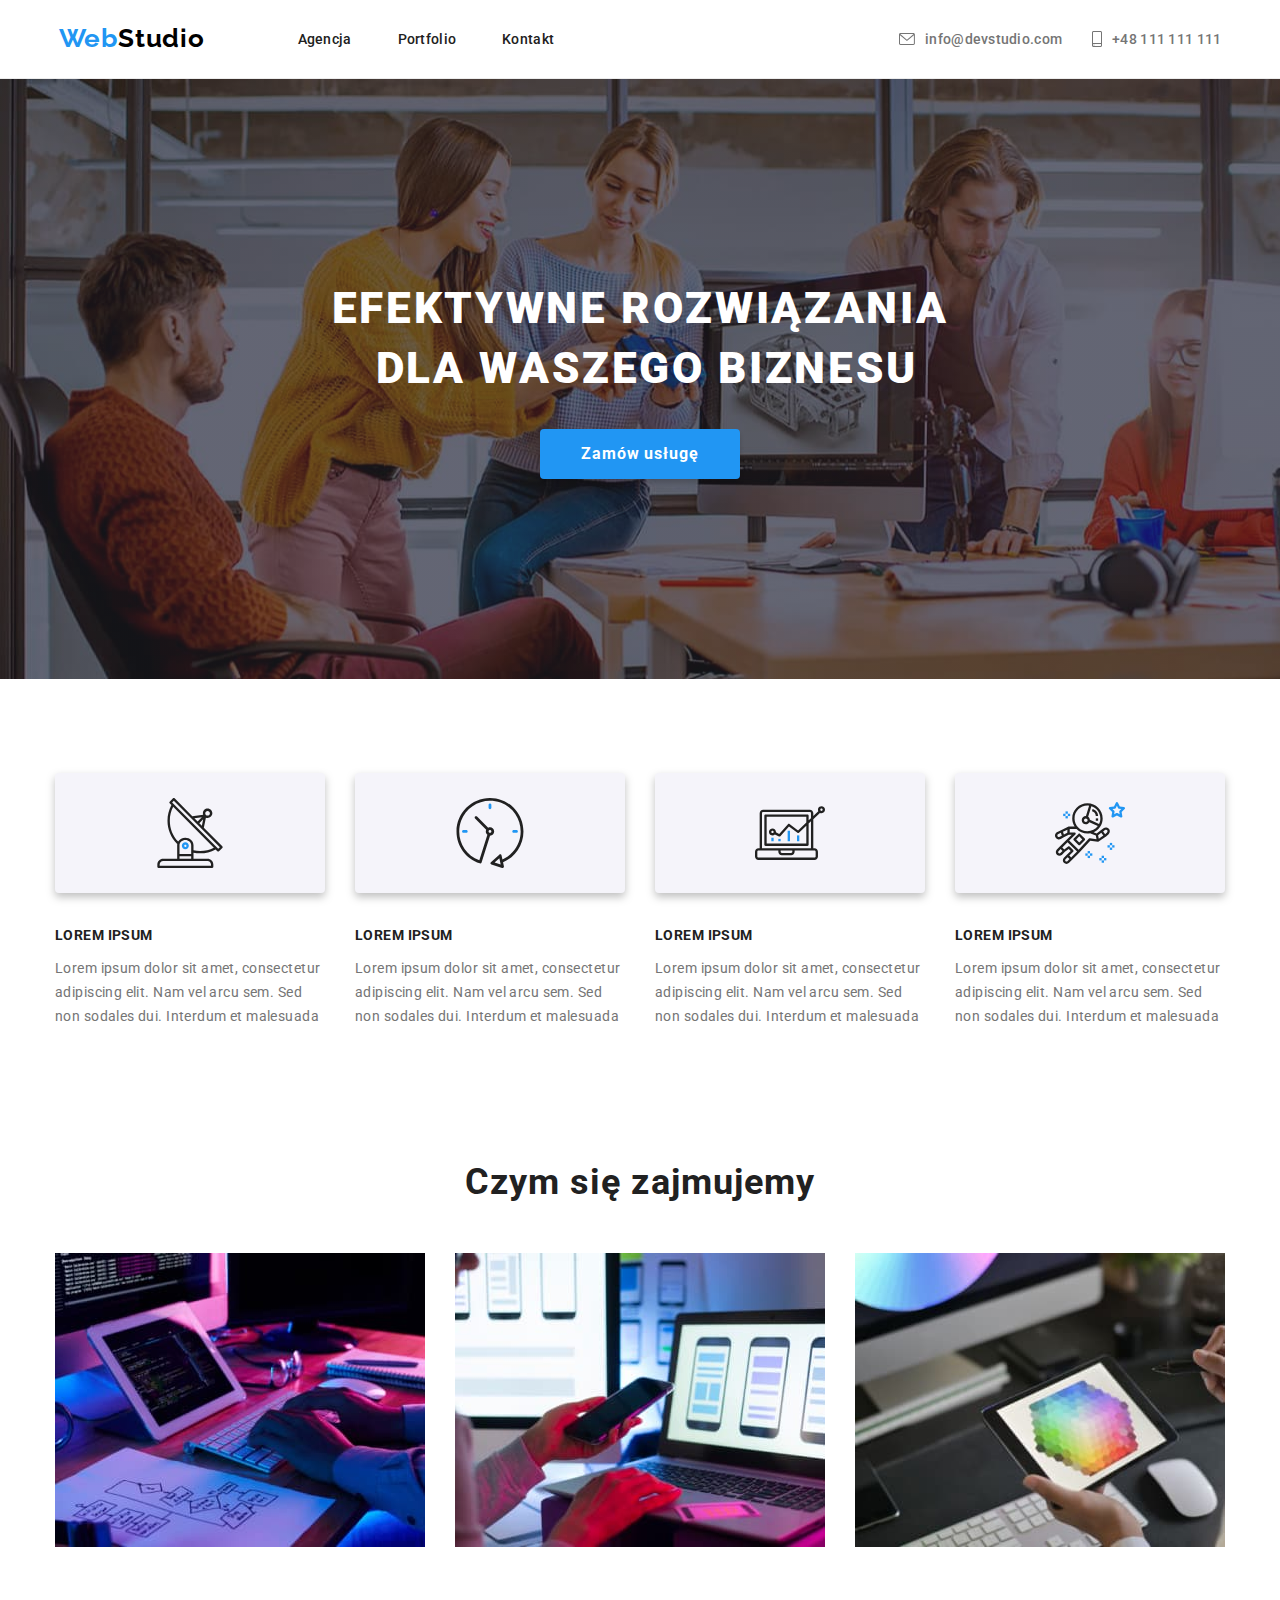
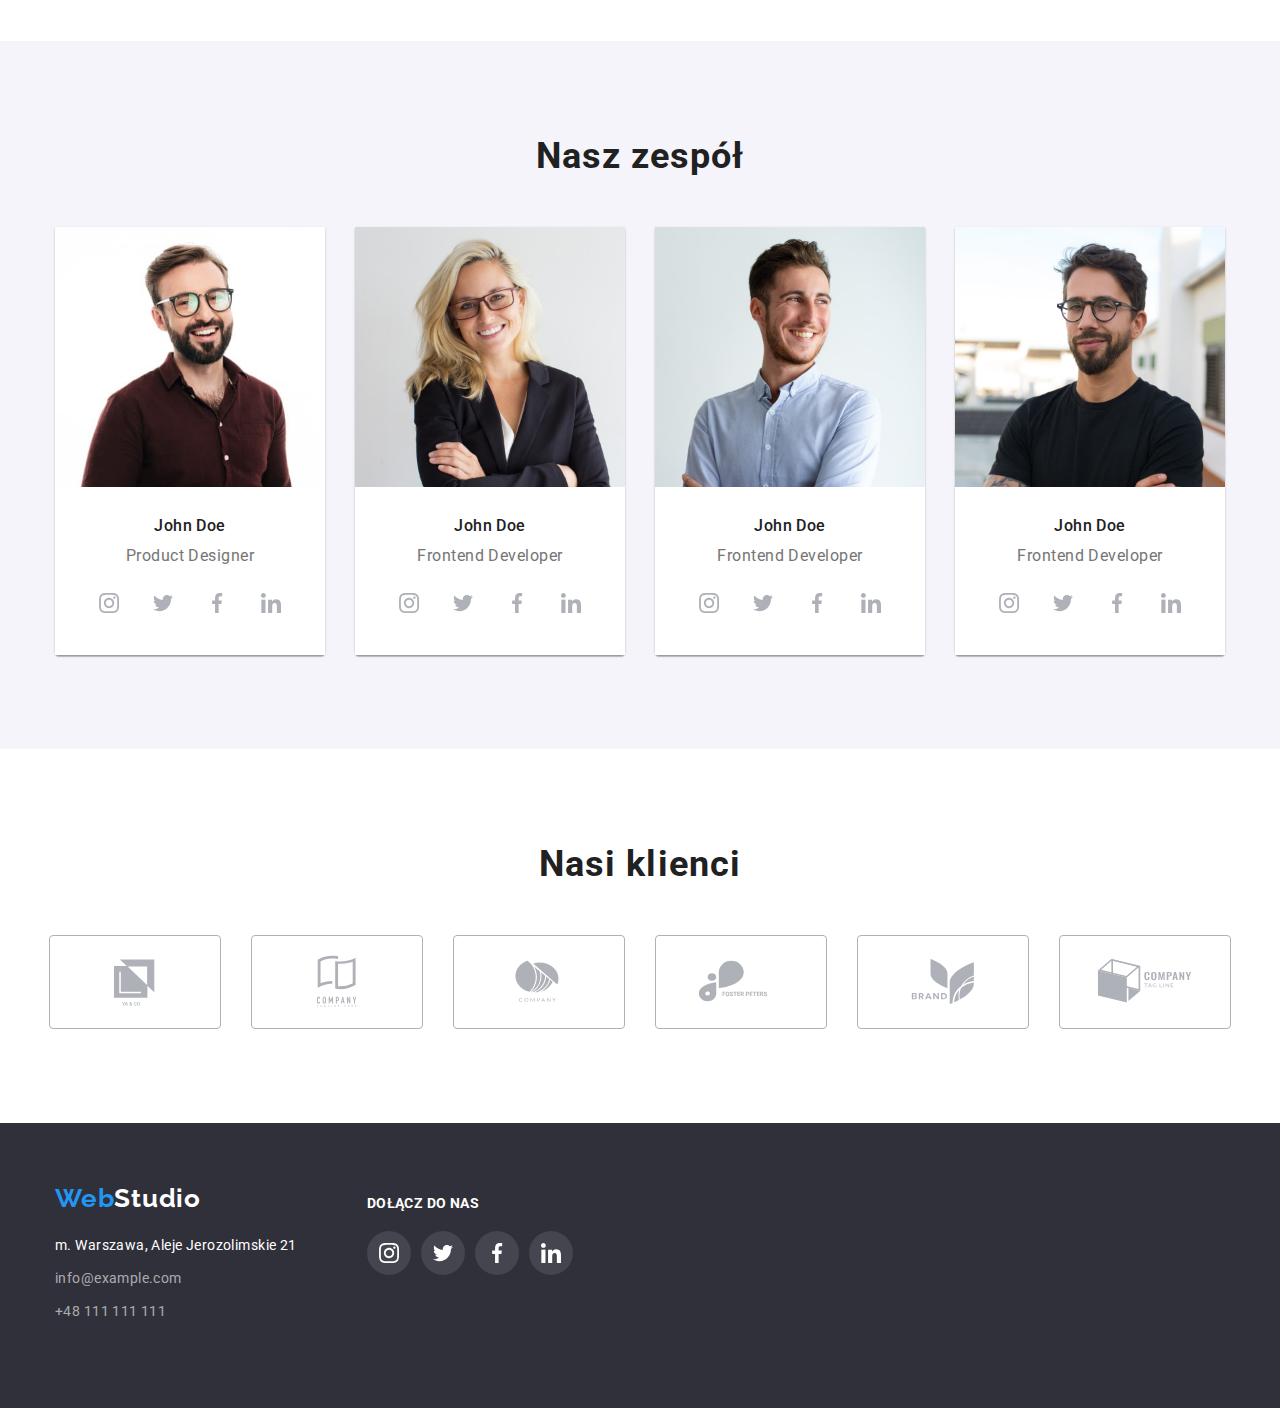
<file: index.html>
<!DOCTYPE html>
<html lang="pl">
<head>
      <meta charset="UTF-8">
      <meta http-equiv="X-UA-Compatible" content="IE=edge">
      <meta name="viewport" content="width=device-width, initial-scale=1.0">
      <link rel="stylesheet" href="https://cdnjs.cloudflare.com/ajax/libs/modern-normalize/1.0.0/modern-normalize.min.css" />
      <link rel="stylesheet" href="css/style.css" />
      <link rel="preconnect" href="https://fonts.googleapis.com">
      <link rel="preconnect" href="https://fonts.gstatic.com" crossorigin>
      <link href="https://fonts.googleapis.com/css2?family=Raleway:wght@700&family=Roboto:wght@400;500;700;900&display=swap"
      rel="stylesheet">
      <title>WebStudio</title>
</head>
<body>
      <header class="main-header section">
            <div class="container">
            <!--logo-->
            <a class="logo-header" href="index.html"><span class="span-logo">Web</span>Studio</a>
            <!--menu-->            
            <nav>
                  <ul class="navigation-list list">
                        <li class="navigation-item">
                              <a class="navigation-item-link" href="index.html">Agencja</a>
                        </li>
                        <li class="navigation-item">
                              <a class="navigation-item-link" href="portfolio.html">Portfolio</a>
                        </li>
                        <li class="navigation-item">
                              <a class="navigation-item-link" href="#">Kontakt</a>
                        </li>
                  </ul>
            </nav>
            
            <a class="navigation-mail" href="mailto:info@devstudio.com"><svg class="mail-icon" width="16" height="12">
                  <use href="images/icons.svg#icon-envelope"></use>
            </svg>info@devstudio.com</a>
            <a class="navigation-phone" href="tel:48111111111"><svg class="phone-icon" width="10" height="16">
                  <use href="images/icons.svg#icon-smartphone"></use>
            </svg>+48 111 111 111</a>
            </div>
      </header>
      <main class="main-content">
            <section class="solutions section">
                  <div class="container">
                        <h1 class="head-one">EFEKTYWNE ROZWIĄZANIA</br> DLA WASZEGO BIZNESU</h1>
                        <button class="button-one" type="button">Zamów usługę</button>
                  </div>
            </section>
            <!--Nasze atuty-->
            <section class="advantages section">
                  <div class="container">
                  <ul class="advantages-list list">
                  <!--Feature 1-->
                        <li class="advantages-item">
                              <svg class="advantages-icon" width="70" height="70">
                                    <use href="images/icons.svg#icon-antenna"></use>
                              </svg>
                              <h3 class="head-three">LOREM IPSUM</h3>
                              <p class="advantages-item-paragraph">Lorem ipsum dolor sit amet, consectetur </br>adipiscing elit. Nam vel arcu sem. Sed </br>non sodales dui. Interdum et malesuada
                              </p>
                        </li>
                  <!--Feature 2-->
                        <li class="advantages-item">
                              <svg class="advantages-icon" width="70" height="70">
                                    <use href="images/icons.svg#icon-clock"></use>
                              </svg>
                              <h3 class="head-three">LOREM IPSUM</h3>
                              <p class="advantages-item-paragraph">Lorem ipsum dolor sit amet, consectetur </br>adipiscing elit. Nam vel arcu sem. Sed </br>non sodales dui. Interdum et malesuada
                              </p>
                        </li>
                  <!--Feature 3-->
                        <li class="advantages-item">
                              <svg class="advantages-icon" width="70" height="70">
                                    <use href="images/icons.svg#icon-diagram"></use>
                              </svg>
                              <h3 class="head-three">LOREM IPSUM</h3>
                              <p class="advantages-item-paragraph">Lorem ipsum dolor sit amet, consectetur </br>adipiscing elit. Nam vel arcu sem. Sed </br>non sodales dui. Interdum et malesuada
                              </p>
                        </li>
                  <!--Feature 4-->
                        <li class="advantages-item">
                              <svg class="advantages-icon" width="70" height="70">
                                    <use href="images/icons.svg#icon-astronaut"></use>
                              </svg>
                              <h3 class="head-three">LOREM IPSUM</h3>
                        <p class="advantages-item-paragraph">Lorem ipsum dolor sit amet, consectetur </br>adipiscing elit. Nam vel arcu sem. Sed </br>non sodales dui. Interdum et malesuada
                        </p>
                        </li>
                  </ul>
                  </div>
            </section>
            <!--Czym się zajmujemy-->
            <section class="activities section">
                  <div class="container">
                  <h2 class="head-two">Czym się zajmujemy</h2>
                  <ul class="activities-list list" >
                        <li class="activities-item">
                              <img src="images/box1.jpg" alt="pisanie kodu" width="370" height="294"/>
                        </li>
                        <li class="activities-item">
                              <img src="images/box2.jpg" alt="dobór schematu wyświetlania strony" width="370" height="294"/>
                        </li>
                        <li class="activities-item">
                              <img src="images/box3.jpg" alt="grafika stron internetowych" width="370" height="294"/>
                        </li>
                  </ul>
                  </div>
            </section>
            <!--Nasz zespół-->
            <section class="team section">
            <div class="container">
                  <h2 class="head-two">Nasz zespół</h2>
                  <ul class="team-list list">
                        <!--team card 1-->
                        <li  class="team-list-item">
                              <figure class="team-list-item-figure">
                                    <img 
                                    src="images/img1.jpg" alt="zdjecie product designer" width="270" height="260"/>
                                    <figcaption class="team-caption">John Doe</br><span class="team-span-caption">Product Designer</span>
                                    <ul class="team-social-list list">
                                          <li class="social-list-item">
                                                <a href="#" class="social-list-link">
                                                <svg class="social-list-icon" width="20" height="20">
                                                      <use href="images/icons.svg#icon-instagram"></use>
                                                </svg></a>
                                          </li>
                                          <li class="social-list-item">
                                                <a href="#" class="social-list-link">
                                                <svg class="social-list-icon" width="20" height="20">
                                                      <use href="images/icons.svg#icon-twitter"></use>
                                                </svg></a>
                                          </li>
                                          <li class="social-list-item">
                                                <a href="#" class="social-list-link">
                                                <svg class="social-list-icon" width="20" height="20">
                                                      <use href="images/icons.svg#icon-facebook"></use>
                                                </svg></a>
                                          </li>
                                          <li class="social-list-item">
                                                <a href="#" class="social-list-link">
                                                <svg class="social-list-icon" width="20" height="20">
                                                      <use href="images/icons.svg#icon-linkedin"></use>
                                                </svg></a>
                                          </li>
                                    </ul>
                                    </figcaption>
                              </figure>
                        </li>
                        <!--team card 2-->
                        <li class="team-list-item">
                              <figure class="team-list-item-figure">
                                    <img src="images/img2.jpg" alt="zdjecie frontend developer" width="270" height="260" />
                                    <figcaption class="team-caption">John Doe</br><span class="team-span-caption">Frontend Developer</span>
                                    <ul class="team-social-list list">
                                          <li class="social-list-item">
                                                <a href="#" class="social-list-link">
                                                      <svg class="social-list-icon" width="20" height="20">
                                                            <use href="images/icons.svg#icon-instagram"></use>
                                                      </svg></a>
                                          </li>
                                          <li class="social-list-item">
                                                <a href="#" class="social-list-link">
                                                      <svg class="social-list-icon" width="20" height="20">
                                                            <use href="images/icons.svg#icon-twitter"></use>
                                                      </svg></a>
                                          </li>
                                          <li class="social-list-item">
                                                <a href="#" class="social-list-link">
                                                      <svg class="social-list-icon" width="20" height="20">
                                                            <use href="images/icons.svg#icon-facebook"></use>
                                                      </svg></a>
                                          </li>
                                          <li class="social-list-item">
                                                <a href="#" class="social-list-link">
                                                      <svg class="social-list-icon" width="20" height="20">
                                                            <use href="images/icons.svg#icon-linkedin"></use>
                                                      </svg></a>
                                          </li>
                                    </ul>
                                    </figcaption>
                              </figure>
                        </li>
                        <!--team card 3-->
                        <li class="team-list-item">
                              <figure class="team-list-item-figure">
                              <img src="images/img3.jpg" alt="zdjecie marketing" width="270" height="260" />
                              <figcaption class="team-caption">John Doe</br><span class="team-span-caption">Frontend Developer</span>
                              <ul class="team-social-list list">
                                    <li class="social-list-item">
                                          <a href="#" class="social-list-link">
                                                <svg class="social-list-icon" width="20" height="20">
                                                      <use href="images/icons.svg#icon-instagram"></use>
                                                </svg></a>
                                    </li>
                                    <li class="social-list-item">
                                          <a href="#" class="social-list-link">
                                                <svg class="social-list-icon" width="20" height="20">
                                                      <use href="images/icons.svg#icon-twitter"></use>
                                                </svg></a>
                                    </li>
                                    <li class="social-list-item">
                                          <a href="#" class="social-list-link">
                                                <svg class="social-list-icon" width="20" height="20">
                                                      <use href="images/icons.svg#icon-facebook"></use>
                                                </svg></a>
                                    </li>
                                    <li class="social-list-item">
                                          <a href="#" class="social-list-link">
                                                <svg class="social-list-icon" width="20" height="20">
                                                      <use href="images/icons.svg#icon-linkedin"></use>
                                                </svg></a>
                                    </li>
                              </ul>
                              </figcaption>
                              </figure>
                        </li>
                        <!--team card 4-->
                        <li class="team-list-item">
                              <figure class="team-list-item-figure">
                              <img src="images/img4.jpg" alt="zdjecie UI Designer" width="270" height="260" />
                              <figcaption class="team-caption">John Doe</br><span class="team-span-caption">Frontend Developer</span>
                              <ul class="team-social-list list">
                                    <li class="social-list-item">
                                          <a href="#" class="social-list-link">
                                                <svg class="social-list-icon" width="20" height="20">
                                                      <use href="images/icons.svg#icon-instagram"></use>
                                                </svg></a>
                                    </li>
                                    <li class="social-list-item">
                                          <a href="#" class="social-list-link">
                                                <svg class="social-list-icon" width="20" height="20">
                                                      <use href="images/icons.svg#icon-twitter"></use>
                                                </svg></a>
                                    </li>
                                    <li class="social-list-item">
                                          <a href="#" class="social-list-link">
                                                <svg class="social-list-icon" width="20" height="20">
                                                      <use href="images/icons.svg#icon-facebook"></use>
                                                </svg></a>
                                    </li>
                                    <li class="social-list-item">
                                          <a href="#" class="social-list-link">
                                                <svg class="social-list-icon" width="20" height="20">
                                                      <use href="images/icons.svg#icon-linkedin"></use>
                                                </svg></a>
                                    </li>
                              </ul>
                              </figcaption>
                              </figure>
                        </li>
                  </ul>
            </div>
            </section>
            <section class="clients section">
                  <div class="container">
                        <h2 class="head-two">Nasi klienci</h2>
                        <ul class="clients-list list">
                              <li class="clients-list-item">
                                    <a href="#" class="clients-list-link">
                                          <svg class="-icon" width="106" height="60">
                                                <use href="images/icons.svg#icon-Logoyaco"></use>
                                          </svg></a>
                              </li>
                              <li class="clients-list-item">
                                    <a href="#" class="clients-list-link">
                                          <svg class="clients-list-icon" width="106" height="60">
                                                <use href="images/icons.svg#icon-Logotagline"></use>
                                          </svg></a>
                              </li>
                              <li class="clients-list-item">
                                    <a href="#" class="clients-list-link">
                                          <svg class="clients-list-icon" width="106" height="60">
                                                <use href="images/icons.svg#icon-Logocompany"></use>
                                          </svg></a>
                              </li>
                              <li class="clients-list-item">
                                    <a href="#" class="clients-list-link">
                                          <svg class="clients-list-icon" width="106" height="60">
                                                <use href="images/icons.svg#icon-Logofoster"></use>
                                          </svg></a>
                              </li>
                              <li class="clients-list-item">
                                    <a href="#" class="clients-list-link">
                                          <svg class="-icon" width="106" height="60">
                                                <use href="images/icons.svg#icon-Logobrand"></use>
                                          </svg></a>
                              </li>
                              <li class="clients-list-item">
                                    <a href="#" class="clients-list-link">
                                          <svg class="-icon" width="106" height="60">
                                                <use href="images/icons.svg#icon-Logocompanytag"></use>
                                          </svg></a>
                              </li>
                        </ul>
                  </div>
            </section>
      </main>
      <footer class="foot section">
            <div class="container">
                  <div class="foot-logo-address">
                  <div class="logo-footer-element">
                        <a class="logo-footer" href="index.html"><span class="span-logo">Web</span>Studio</a>
                  </div>
                  <!--Address-->
                  <address class="address"><span class="address-span">m. Warszawa, Aleje Jerozolimskie 21</span></br><span class="address-span"><a class="address-mail" href="mailto:info@example.com">info@example.com</a></span></br><span class="address-span"><a class="address-phone" href="tel:48111111111">+48 111 111 111</a></span>
                  </address>
                  </div>
                  <div class="social-foot">
                        <h3 class="head-three head-foot">Dołącz do nas</h3>
                        <ul class="foot-social-list list">
                              <li class="foot-social-list-item">
                                    <a href="#" class="foot-social-list-link">
                                          <svg class="foot-social-list-icon" width="20" height="20">
                                                <use href="images/icons.svg#icon-instagram"></use>
                                          </svg></a>
                              </li>
                              <li class="foot-social-list-item">
                                    <a href="#" class="foot-social-list-link">
                                          <svg class="foot-social-list-icon" width="20" height="20">
                                                <use href="images/icons.svg#icon-twitter"></use>
                                          </svg></a>
                              </li>
                              <li class="foot-social-list-item">
                                    <a href="#" class="foot-social-list-link">
                                          <svg class="foot-social-list-icon" width="20" height="20">
                                                <use href="images/icons.svg#icon-facebook"></use>
                                          </svg></a>
                              </li>
                              <li class="foot-social-list-item">
                                    <a href="#" class="foot-social-list-link">
                                          <svg class="foot-social-list-icon" width="20" height="20">
                                                <use href="images/icons.svg#icon-linkedin"></use>
                                          </svg></a>
                              </li>
                        </ul>
                  </div>
            </div>
      </footer>
</body>
</html>
</file>
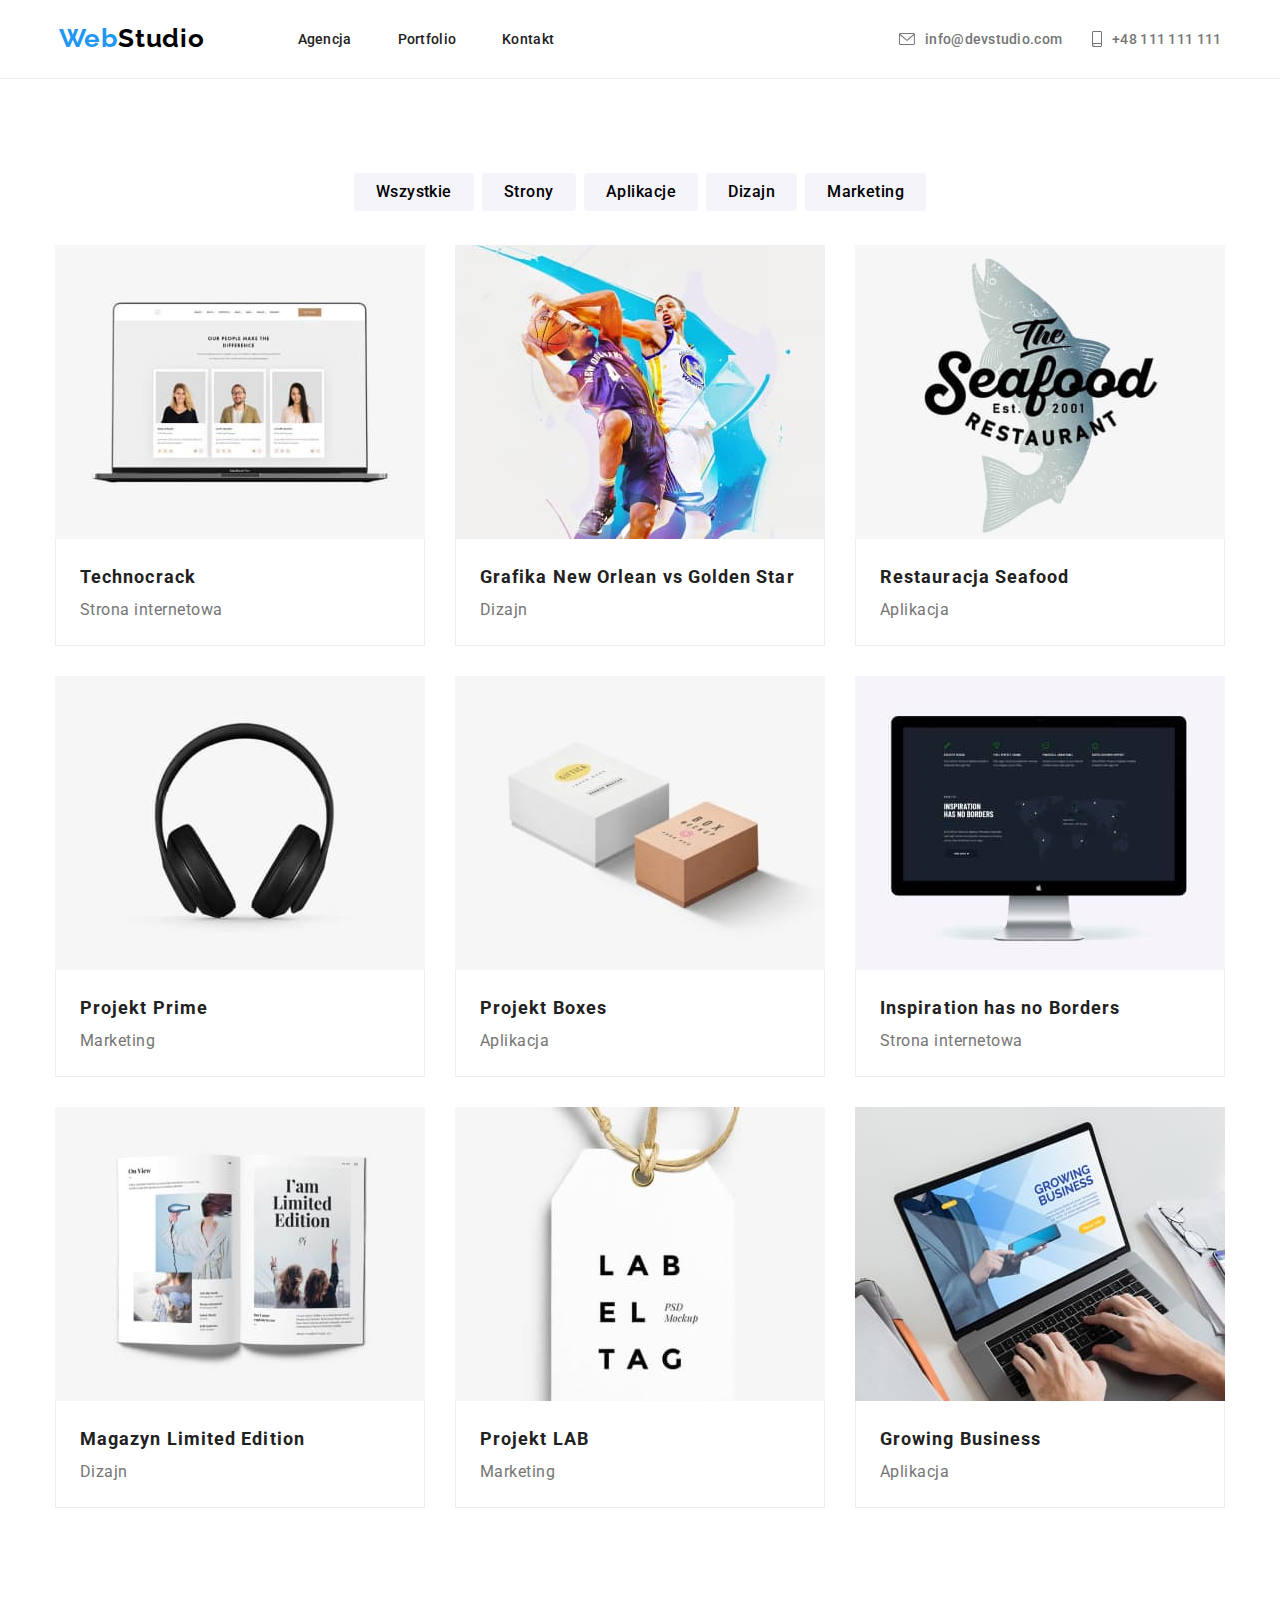
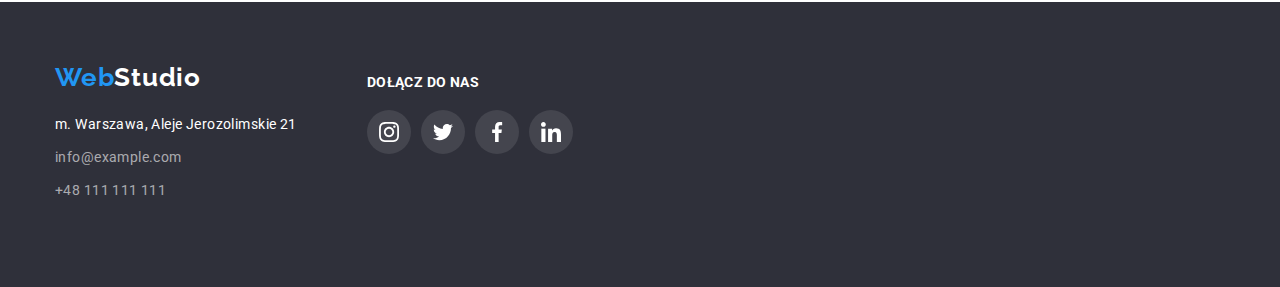
<file: portfolio.html>
<!DOCTYPE html>
<html lang="en">
<head>
      <meta charset="UTF-8">
      <meta http-equiv="X-UA-Compatible" content="IE=edge">
      <meta name="viewport" content="width=device-width, initial-scale=1.0">
      <link rel="stylesheet" href="https://cdnjs.cloudflare.com/ajax/libs/modern-normalize/1.0.0/modern-normalize.min.css" />
      <link rel="stylesheet" href="css/style.css" />
      <link rel="preconnect" href="https://fonts.googleapis.com">
      <link rel="preconnect" href="https://fonts.gstatic.com" crossorigin>
      <link href="https://fonts.googleapis.com/css2?family=Raleway:wght@700&family=Roboto:wght@400;500;700;900&display=swap"
            rel="stylesheet">
      <title>Portfolio</title>
</head>
<body>
      <header class="main-header section">
            <div class="container">
                  <!--logo-->
                  <a class="logo-header" href="index.html"><span class="span-logo">Web</span>Studio</a>
                  <!--menu-->
                  <nav>
                        <ul class="navigation-list list">
                              <li class="navigation-item">
                                    <a class="navigation-item-link" href="index.html">Agencja</a>
                              </li>
                              <li class="navigation-item">
                                    <a class="navigation-item-link" href="portfolio.html">Portfolio</a>
                              </li>
                              <li class="navigation-item">
                                    <a class="navigation-item-link" href="#">Kontakt</a>
                              </li>
                        </ul>
                  </nav>
      
                  <a class="navigation-mail" href="mailto:info@devstudio.com"><svg class="mail-icon" width="16" height="12">
                              <use href="images/icons.svg#icon-envelope"></use>
                        </svg>info@devstudio.com</a>
                  <a class="navigation-phone" href="tel:48111111111"><svg class="phone-icon" width="10" height="16">
                              <use href="images/icons.svg#icon-smartphone"></use>
                        </svg>+48 111 111 111</a>
            </div>
      </header>
      <main class="main-content">
            <div class="container">
            <section class="buttons section">
                  <ul class="buttons-list list">
                        <li class="buttons-list-item"><button class="buttons-list-item-button"  type="button">
                              Wszystkie
                        </button></li>
                        <li class="buttons-list-item"><button class="buttons-list-item-button" type="button">
                              Strony
                        </button></li>
                        <li class="buttons-list-item"><button class="buttons-list-item-button" type="button">
                              Aplikacje
                        </button></li>
                        <li class="buttons-list-item"><button class="buttons-list-item-button" type="button">
                              Dizajn
                        </button></li>
                        <li class="buttons-list-item"><button class="buttons-list-item-button" type="button">
                              Marketing
                        </button></li>
                  </ul>
            </section>
            </div>
            <section class="images section">
            <div class="container">
                  <ul class="images-list list">
                        <li class="images-list-item">
                              <figure class="images-list-item-figure"><img 
                                    src="images/portfoliostrona.jpg" 
                                    alt="laptop z otwartą stroną internetową"
                                    width="370"
                                    height="294">
                                    <figcaption class="images-caption"><span class="images-caption-title">Technocrack</br></span>Strona internetowa</figcaption>
                              </figure>
                        </li>
                        <li class="images-list-item">
                              <figure class="images-list-item-figure"><img 
                                    src="images/portfoliodizajn.jpg" 
                                    alt="koszykarze"
                                    width="370"
                                    height="294">
                                    <figcaption class="images-caption"><span class="images-caption-title">Grafika New Orlean vs Golden Star</br></span>Dizajn</figcaption>
                              </figure>
                        </li>
                        <li class="images-list-item">
                              <figure class="images-list-item-figure"><img 
                                    src="images/portfolioaplikacja.jpg" 
                                    alt="szyld restauracji seafood"
                                    width="370"
                                    height="294">
                                    <figcaption class="images-caption"><span class="images-caption-title">Restauracja Seafood</br></span>Aplikacja</figcaption>
                              </figure>
                        </li>
                        <li class="images-list-item">
                              <figure class="images-list-item-figure"><img 
                                    src="images/portfoliomarketing.jpg" 
                                    alt="słuchawki bezprzewodowe"
                                    width="370"
                                    height="294">
                                    <figcaption class="images-caption"><span class="images-caption-title">Projekt Prime</br></span>Marketing</figcaption>
                              </figure>
                        </li>
                        <li class="images-list-item">
                              <figure class="images-list-item-figure"><img 
                                    src="images/portfolioaplikacja2.jpg" 
                                    alt="białe i brązowe pudełko obok siebie"
                                    width="370"
                                    height="294">
                                    <figcaption class="images-caption"><span class="images-caption-title">Projekt Boxes</br></span>Aplikacja</figcaption>
                              </figure>
                        </li>
                        <li class="images-list-item">
                              <figure class="images-list-item-figure"><img 
                                    src="images/portfoliostrona2.jpg" 
                                    alt="monitor z wyświetloną na nim mapą świata"
                                    width="370"
                                    height="294">
                                    <figcaption class="images-caption"><span class="images-caption-title">Inspiration has no Borders</br></span>Strona internetowa</figcaption>
                              </figure>
                        </li>
                        <li class="images-list-item">
                              <figure class="images-list-item-figure"><img 
                                    src="images/portfoliodizajn2.jpg" 
                                    alt="otwarta książka w środku tekst i obrazek"
                                    width="370"
                                    height="294">
                                    <figcaption class="images-caption"><span class="images-caption-title">Magazyn Limited Edition</br></span>Dizajn</figcaption>
                              </figure>
                        </li>
                        <li class="images-list-item">
                              <figure class="images-list-item-figure"><img 
                                    src="images/portfoliomarketing2.jpg" 
                                    alt="zawieszka-label"
                                    width="370"
                                    height="294">
                                    <figcaption class="images-caption"><span class="images-caption-title">Projekt LAB</br></span>Marketing</figcaption>
                              </figure>
                        </li>
                        <li class="images-list-item">
                              <figure class="images-list-item-figure"><img 
                                    src="images/portfolioaplikacja3.jpg" 
                                    alt="osoba pracująca przy laptopie-widać tylko ręce na klawiaturze"
                                    width="370"
                                    height="294"
                                    >
                                    <figcaption class="images-caption"><span class="images-caption-title">Growing Business</br></span>Aplikacja</figcaption>
                               </figure>
                        </li>
                  </ul>
            </div>
            </section>
      </main>
      <footer class="foot section">
            <div class="container">
                  <div class="foot-logo-address">
                        <div class="logo-footer-element">
                              <a class="logo-footer" href="index.html"><span class="span-logo">Web</span>Studio</a>
                        </div>
                        <!--Address-->
                        <address class="address"><span class="address-span">m. Warszawa, Aleje Jerozolimskie 21</span></br><span class="address-span"><a class="address-mail"
                                          href="mailto:info@example.com">info@example.com</a></span></br><span class="address-span"><a class="address-phone" href="tel:48111111111">+48 111 111 111</a></span>
                        </address>
                  </div>
                  <div class="social-foot">
                        <h3 class="head-three head-foot">Dołącz do nas</h3>
                        <ul class="foot-social-list list">
                              <li class="foot-social-list-item">
                                    <a href="#" class="foot-social-list-link">
                                          <svg class="foot-social-list-icon" width="20" height="20">
                                                <use href="images/icons.svg#icon-instagram"></use>
                                          </svg></a>
                              </li>
                              <li class="foot-social-list-item">
                                    <a href="#" class="foot-social-list-link">
                                          <svg class="foot-social-list-icon" width="20" height="20">
                                                <use href="images/icons.svg#icon-twitter"></use>
                                          </svg></a>
                              </li>
                              <li class="foot-social-list-item">
                                    <a href="#" class="foot-social-list-link">
                                          <svg class="foot-social-list-icon" width="20" height="20">
                                                <use href="images/icons.svg#icon-facebook"></use>
                                          </svg></a>
                              </li>
                              <li class="foot-social-list-item">
                                    <a href="#" class="foot-social-list-link">
                                          <svg class="foot-social-list-icon" width="20" height="20">
                                                <use href="images/icons.svg#icon-linkedin"></use>
                                          </svg></a>
                              </li>
                        </ul>
                  </div>
            </div>
      </footer>
</body>
</html>
</file>
<file: css/style.css>
:root {
  --main-font: "Roboto", sans-serif;
  --second-font: "Raleway", sans-serif;
  --main-color: #212121;
  --second-color: #757575;
  --third-color: #ffffff;
  --decorative-color: #2196f3;
  --main-background-color: #2f303a;
  --logo-header-color: #000000;
  --second-background-color: #f5f4fa;
  --menu-border-color: #ECECEC;
  --portfolio-list-border-color: #EEE;
  --icon-color-first: #AFB1B8;
}

body {
  font-family: var(--main-font), "Raleway", sans-serif;
  color: var(--main-color);
  max-width: 1600px;
  margin: 0 auto;
}

h1,
h2,
h3,
h4,
h5,
h6 {
  margin: 0;
}

ul,
ol {
  padding: 0;
  margin: 0;
}

p {
  padding: 0;
}

img {
  display: block;
}





.list {
  list-style: none;
}

.container {
  width: 1200px;
  padding: 0 15px;
  margin: 0 auto;
}

.section {
  padding-bottom: 94px;
  padding-top: 94px;
}

.head-two {
  font-weight: 700;
  font-size: 36px;
  font-weight: 700;
  font-size: 36px;
  line-height: 1.167;
  text-align: center;
  letter-spacing: 0.03em;
  padding-bottom: 50px;
  
}

.head-three {
  font-weight: 700;
  font-size: 14px;
  line-height: 1.143;
  letter-spacing: 0.03em;
  text-transform: uppercase;
}

.span-logo {
  color: var(--decorative-color);
}

/* HEADER */

.main-header .container {
  display: flex;
  align-items: center;
  justify-content: center;
}

.main-header {
  padding: 0;
  padding-top: 24px;
  padding-bottom: 24px;
  border-bottom: 1px solid var(--menu-border-color);
}



/* logo */
.logo-header {
  color: var(--logo-header-color);
  font-family: var(--second-font);
  font-weight: 700;
  font-size: 26px;
  letter-spacing: 0.03em;
  text-decoration: none;
  margin-right: 93px;
}

/* navigation */
.navigation-list {
  display: flex;
  align-items: center;
  margin-right: 345px;
}

.navigation-item:not(:last-child) {
  margin-right: 46px;
}


.navigation-item-link {
  font-weight: 500;
  font-size: 14px;
  line-height: 1.143;
  letter-spacing: 0.02em;
  text-decoration: none;
  color: var(--main-color);
}

.navigation-item-link:hover,
.navigation-item-link:focus {
  color: var(--decorative-color);
}

.mail-icon {
  margin-right: 10px;
}

.phone-icon {
  margin-right: 10px;
}

.navigation-mail {
  margin-right: 30px;
}

.navigation-mail,
.navigation-phone {
  font-weight: 500;
  font-size: 14px;
  line-height: 1.143;
  letter-spacing: 0.02em;
  text-decoration: none;
  color: var(--second-color);
  display: flex;
  align-items: center;
  fill: var(--second-color);
}

.navigation-mail:hover,
.navigation-mail:focus,
.navigation-phone:hover,
.navigation-phone:focus {
  color: var(--decorative-color);
  fill: var(--decorative-color);
}

/* header */

.solutions .container {
  padding: 200px 0;
}

.solutions {
  background-color: var(--main-background-color);
  background-image: 
  linear-gradient(rgba(47, 48, 58, 0.4), rgba(47, 48, 58, 0.4)),
  url("../images/backgroundimg1.jpg");
  background-repeat: no-repeat;
  background-size: 1600px;
  padding: 0;
}

.head-one {
  font-weight: 900;
  font-size: 44px;
  line-height: 1.36;
  text-align: center;
  letter-spacing: 0.06em;
  text-transform: uppercase;
  color: var(--third-color);
  white-space: pre;
  margin-bottom: 30px;
}

.button-one {
  display: block;
  font-weight: 700;
  font-size: 16px;
  line-height: 1.875;
  text-align: center;
  letter-spacing: 0.06em;
  color: var(--third-color);
  background-color: var(--decorative-color);
  box-shadow: 0px 4px 4px rgba(0, 0, 0, 0.15);
  border-style: none;
  border-radius: 4px;
  cursor: pointer;
  padding: 10px 41px;
  margin: 0 auto;
}


/* Nasze atuty */

.advantages-icon {
  background-color: var(--second-background-color);
  width: 270px;
  height: 120px;
  border-radius: 4px;
  padding: 25px 100px;
  margin-bottom: 30px;
  filter: drop-shadow(0px 4px 4px rgba(0, 0, 0, 0.25));
}

.advantages-list {
  display: flex;
  justify-content: center;
}

.advantages-item:not(:last-child) {
  margin-right: 30px;
}

.advantages-item-paragraph {
  font-size: 14px;
  line-height: 1.714;
  letter-spacing: 0.03em;
  color: var(--second-color);
  white-space: pre;
}

/* Czym się zajmujemy */

.activities {
  padding-top: 0;
  display: flex;
  justify-content: center;
}

.activities-list {
  display: flex;
  justify-content: center;
}

.activities-item:not(:last-child) {
  margin-right: 30px;
}

/* Nasz zespół */

.team {
  background-color: var(--second-background-color);
}

.team-list {
  display: flex;
  justify-content: center;
}

.team-list-item:not(:last-child) {
  margin-right: 30px;
}

.team-list-item-figure {
  box-shadow: 0px 1px 3px rgba(0, 0, 0, 0.12),
  0px 1px 1px rgba(0, 0, 0, 0.14),
  0px 2px 1px rgba(0, 0, 0, 0.2);
  border-radius: 0px 0px 4px 4px;
  margin: 0;
}

.team-caption {
  display: inline-block;
  font-weight: 500;
  font-size: 16px;
  line-height: 1.186;
  text-align: center;
  letter-spacing: 0.03em;
  background-color: var(--third-color);
  width: 270px;
  padding-top: 30px;
  padding-bottom: 30px;
}

.team-span-caption {
  display: inline-block;
  font-weight: 400;
  font-size: 16px;
  line-height: 1.188;
  text-align: center;
  letter-spacing: 0.03em;
  color: var(--second-color);
  margin-top: 10px;
  margin-bottom: 16px;
}

/* social icon */

.team-social-list {
  display: flex;
  justify-content: center;
  align-items: center;
}

.social-list-item:not(:last-child) {
  margin-right: 10px;
}

.social-list-link {
  display: flex;
  padding: 12px;
  border-radius: 50%;
  fill: var(--icon-color-first);
}

.social-list-link:hover,
.social-list-link:focus {
  fill: var(--third-color);
  background-color: var(--decorative-color);
}


/* Nasi klienci */

.clients-list {
  display: flex;
  justify-content: center;
  align-items: center;
}

.clients-list-item:not(:last-child) {
  margin-right: 30px;
}

.clients-list-link {
  display: flex;
  padding: 16px 32px;
  border-radius: 4px;
  border: 1px solid var(--icon-color-first);
  fill: var(--icon-color-first);
}

.clients-list-link:hover,
.clients-list-link:focus {
  fill: var(--decorative-color);
  border-color: var(--decorative-color);
}



/* footer */
.foot {
  background-color: var(--main-background-color);
  padding: 0;
}

.foot .container {
  display: flex;
}




.address {
  display: inline-block;
  font-style: normal;
  font-weight: 400;
  font-size: 14px;
  line-height: 1.714;
  letter-spacing: 0.03em;
  color: var(--third-color);
  padding-bottom: 60px;
  white-space: pre;
}

.address-mail,
.address-phone {
  font-weight: 400;
  font-size: 14px;
  line-height: 1.714;
  letter-spacing: 0.03em;
  color: rgba(255, 255, 255, 0.6);
  text-decoration: none;
}

.address-mail:hover,
.address-mail:focus,
.address-phone:hover,
.address-phone:focus {
  color: var(--decorative-color);
}

.address-span:not(:last-child) {
  display: inline-block;
  margin-bottom: 9px;
}

.logo-footer {
  display: inline-block;
  font-family: var(--second-font);
  font-style: normal;
  font-weight: 700;
  font-size: 26px;
  line-height: 1.192;
  letter-spacing: 0.03em;
  color: var(--third-color);
  text-decoration: none;
  margin-bottom: 20px;
}

.logo-footer-element {
  padding-top: 60px;
}

/* social foot */
.head-foot {
  color: var(--third-color);
  margin-bottom: 20px;
}

.foot-social-list {
  display: flex;
  justify-content: flex-start;
  align-items: center;
}

.foot-social-list-item:not(:last-child) {
  margin-right: 10px;
}

.foot-social-list-link {
  display: flex;
  padding: 12px;
  border-radius: 50%;
  fill: var(--third-color);
  background-color: rgba(255, 255, 255, 0.1);
}

.foot-social-list-link:hover,
.foot-social-list-link:focus {
  fill: var(--third-color);
  background-color: var(--decorative-color);
}



.social-foot {
  padding-top: 72px;
}

.foot-logo-address {
  margin-right: 70px;
}


/* Portfolio */


/* Portfolio buttons */

.buttons {
  padding-bottom: 34px;
}

.buttons-list {
  display: flex;
  justify-content: center;
}



.buttons-list-item:not(:last-child) {
  margin-right: 8px;
}

.buttons-list-item-button {
  font-weight: 500;
  font-size: 16px;
  line-height: 1.625;
  text-align: center;
  letter-spacing: 0.03em;
  background-color: var(--second-background-color);
  border-radius: 4px;
  border-style: none;
  box-shadow: none;
  cursor: pointer;
  height: 38px;
  padding: 6px 22px;
}


.buttons-list-item-button:hover,
.buttons-list-item-button:focus {
  font-weight: 500;
  font-size: 16px;
  line-height: 1.625;
  text-align: center;
  letter-spacing: 0.03em;
  color: var(--third-color);
  background-color: var(--decorative-color);
  box-shadow: 0px 3px 1px rgba(0, 0, 0, 0.1), 0px 1px 2px rgba(0, 0, 0, 0.08),
    0px 2px 2px rgba(0, 0, 0, 0.12);
  border-radius: 4px;
}

.images .container {
  display: flex;
  justify-content: center;
}

.images {
  padding-top: 0;
}

.images-list {
  display: flex;
  flex-wrap: wrap;
  margin-right: -30px;
  margin-top: -30px;
}

.images-list-item {
  margin-right: 30px;
  margin-top: 30px;
  flex-basis: calc(100% / 3 - 30px);
}

.images-list-item:nth-of-type(3n) {
  margin-right: 0;
}




.images-list-item-figure {
  margin: 0;
}

.images-list-item-figure:hover {
  box-shadow: 0px 1px 1px rgba(0, 0, 0, 0.12),
  0px 4px 4px rgba(0, 0, 0, 0.06),
  1px 4px 6px rgba(0, 0, 0, 0.16);
  cursor: pointer;
}

.images-caption-title {
  font-weight: 700;
  font-size: 18px;
  line-height: 2;
  letter-spacing: 0.06em;
  color: var(--main-color);
}

.images-caption {
  font-weight: 400;
  font-size: 16px;
  line-height: 1.875;
  letter-spacing: 0.03em;
  color: var(--second-color);
  padding: 20px 24px;
  border-right: 1px solid var(--portfolio-list-border-color);
  border-left: 1px solid var(--portfolio-list-border-color);
  border-bottom: 1px solid var(--portfolio-list-border-color);
}
</file>
